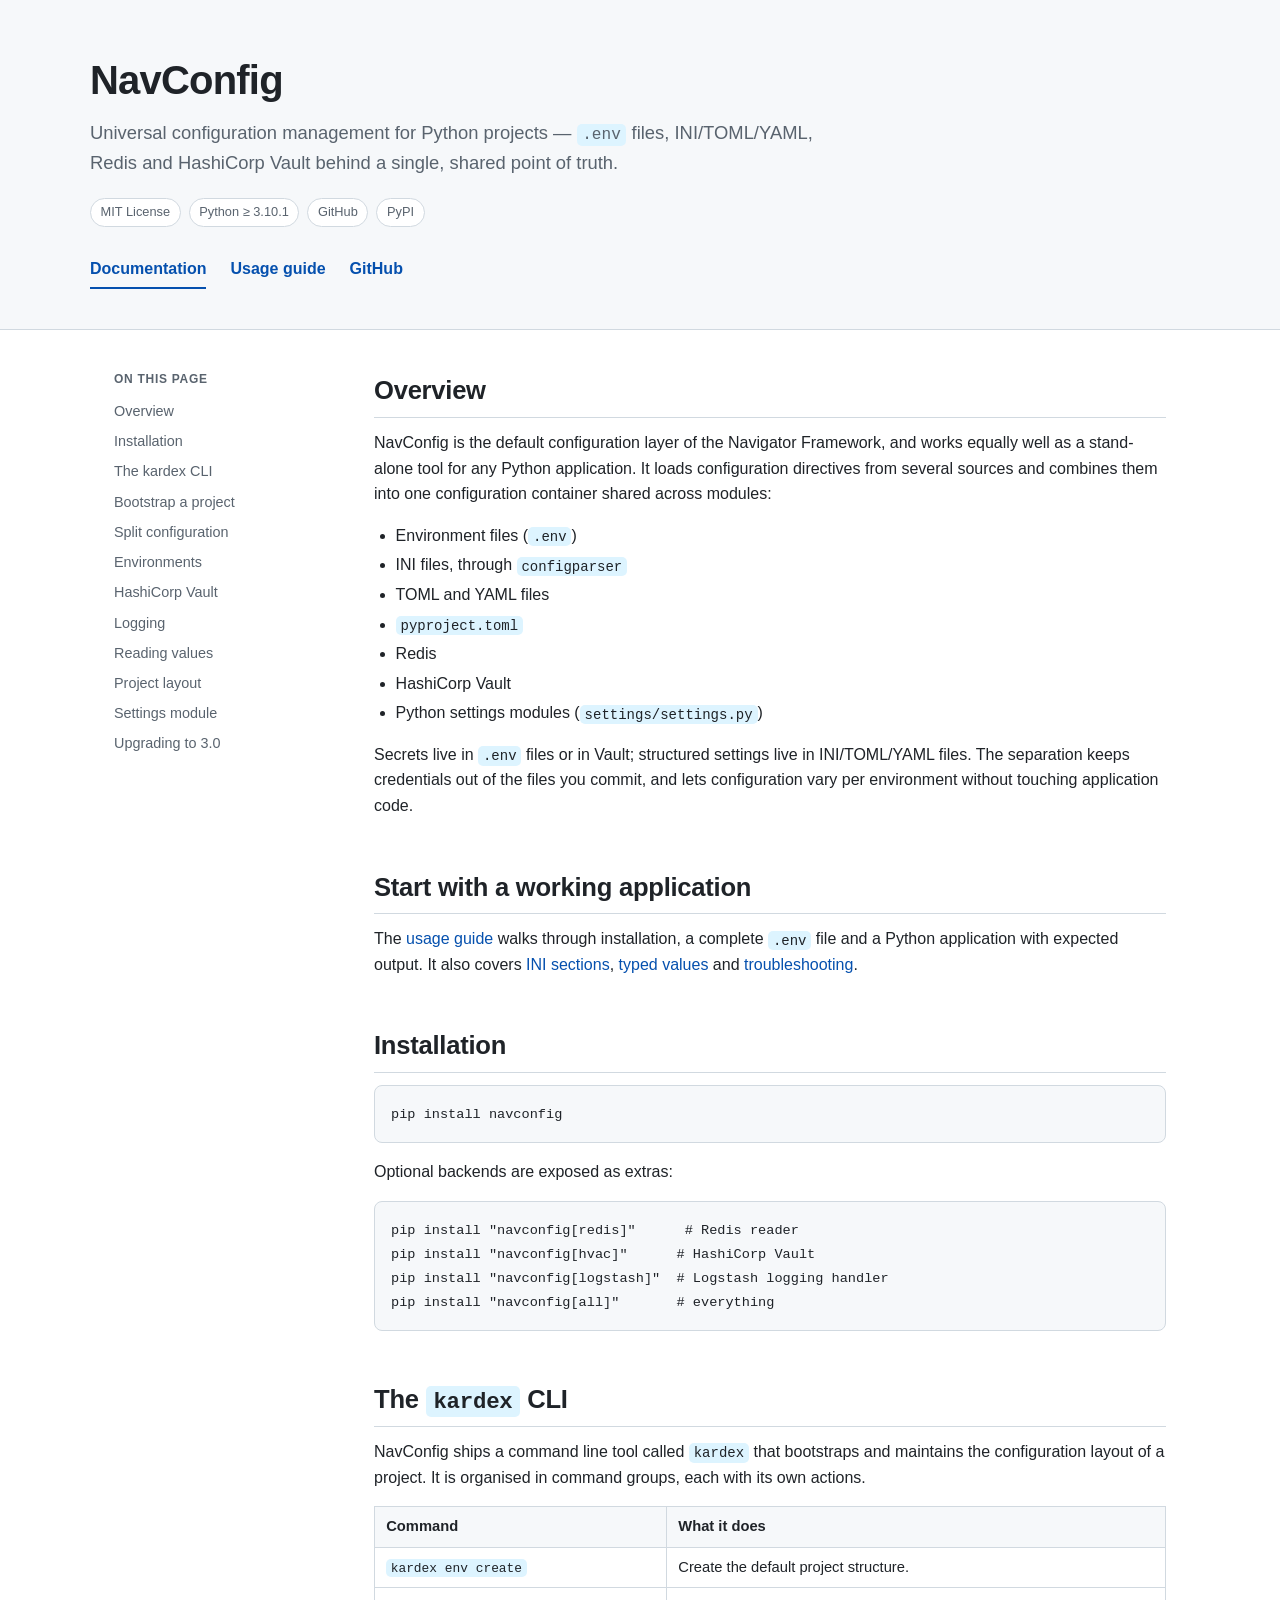
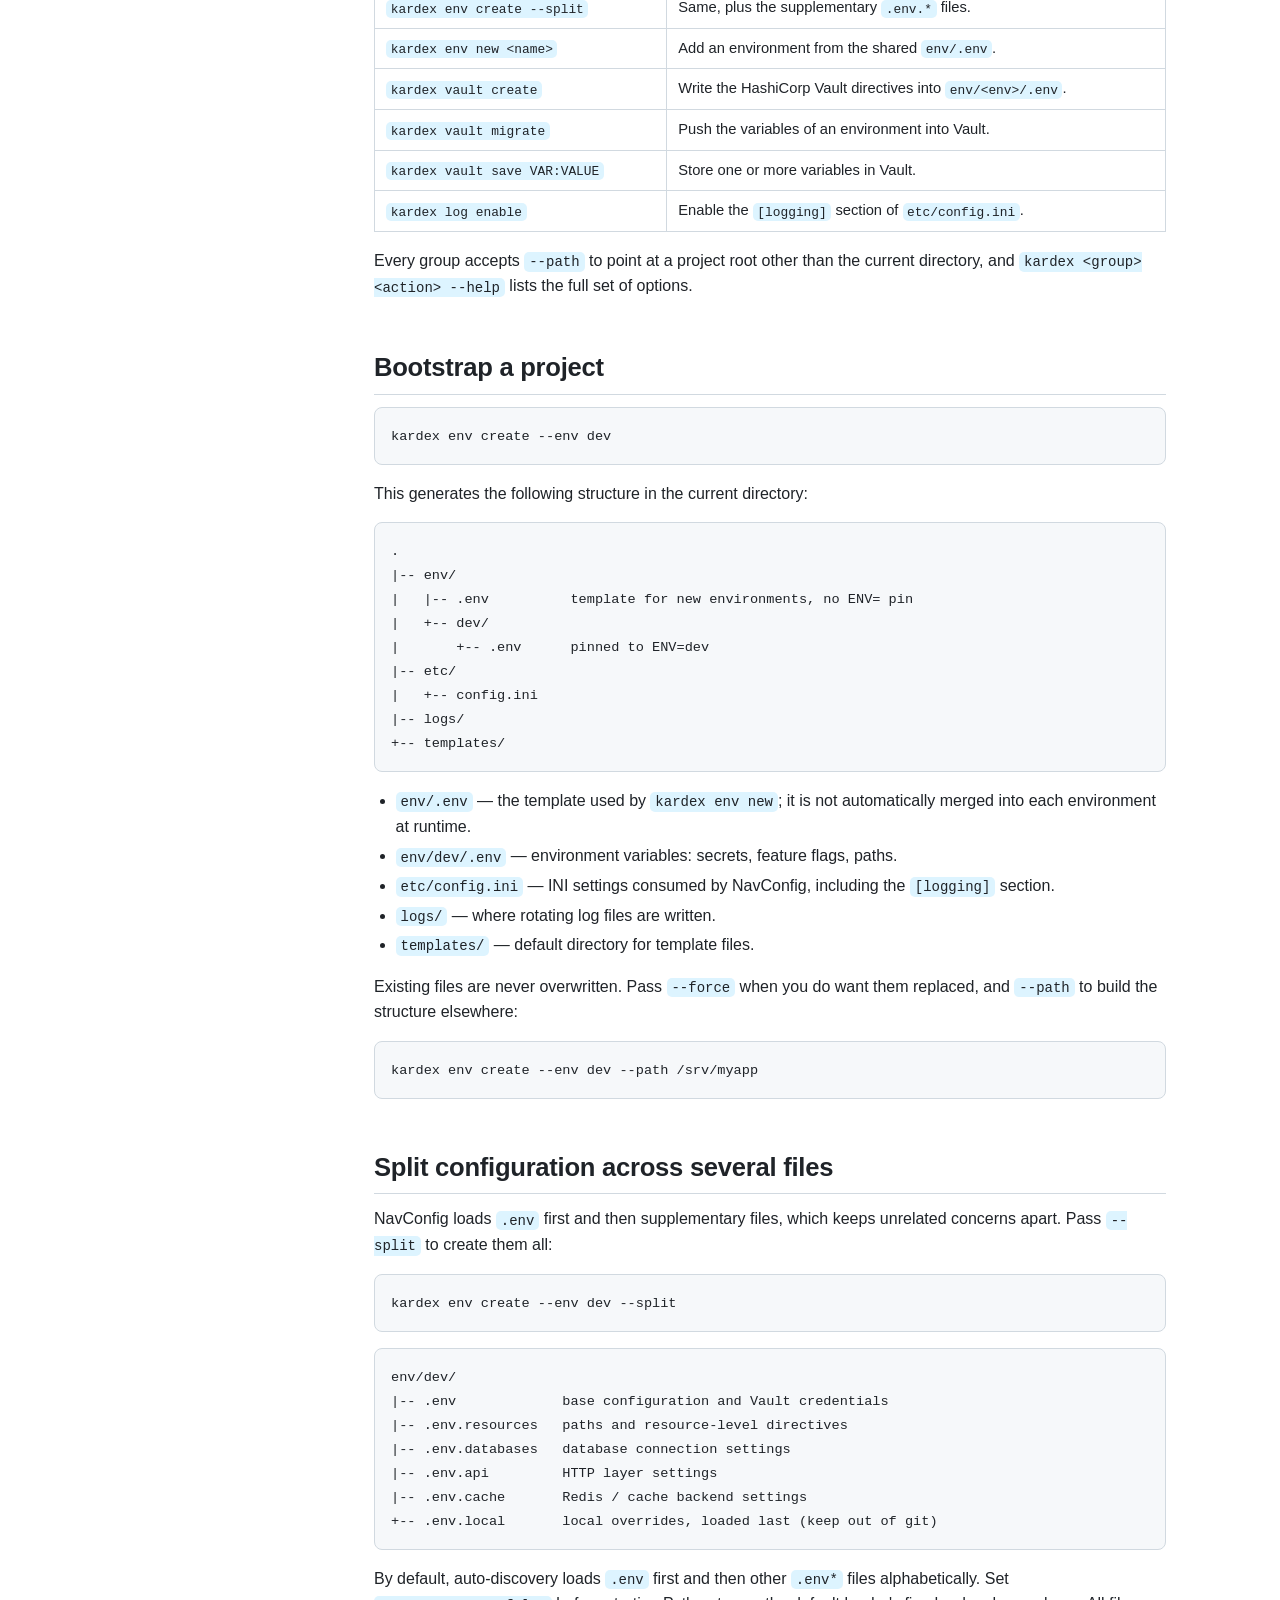
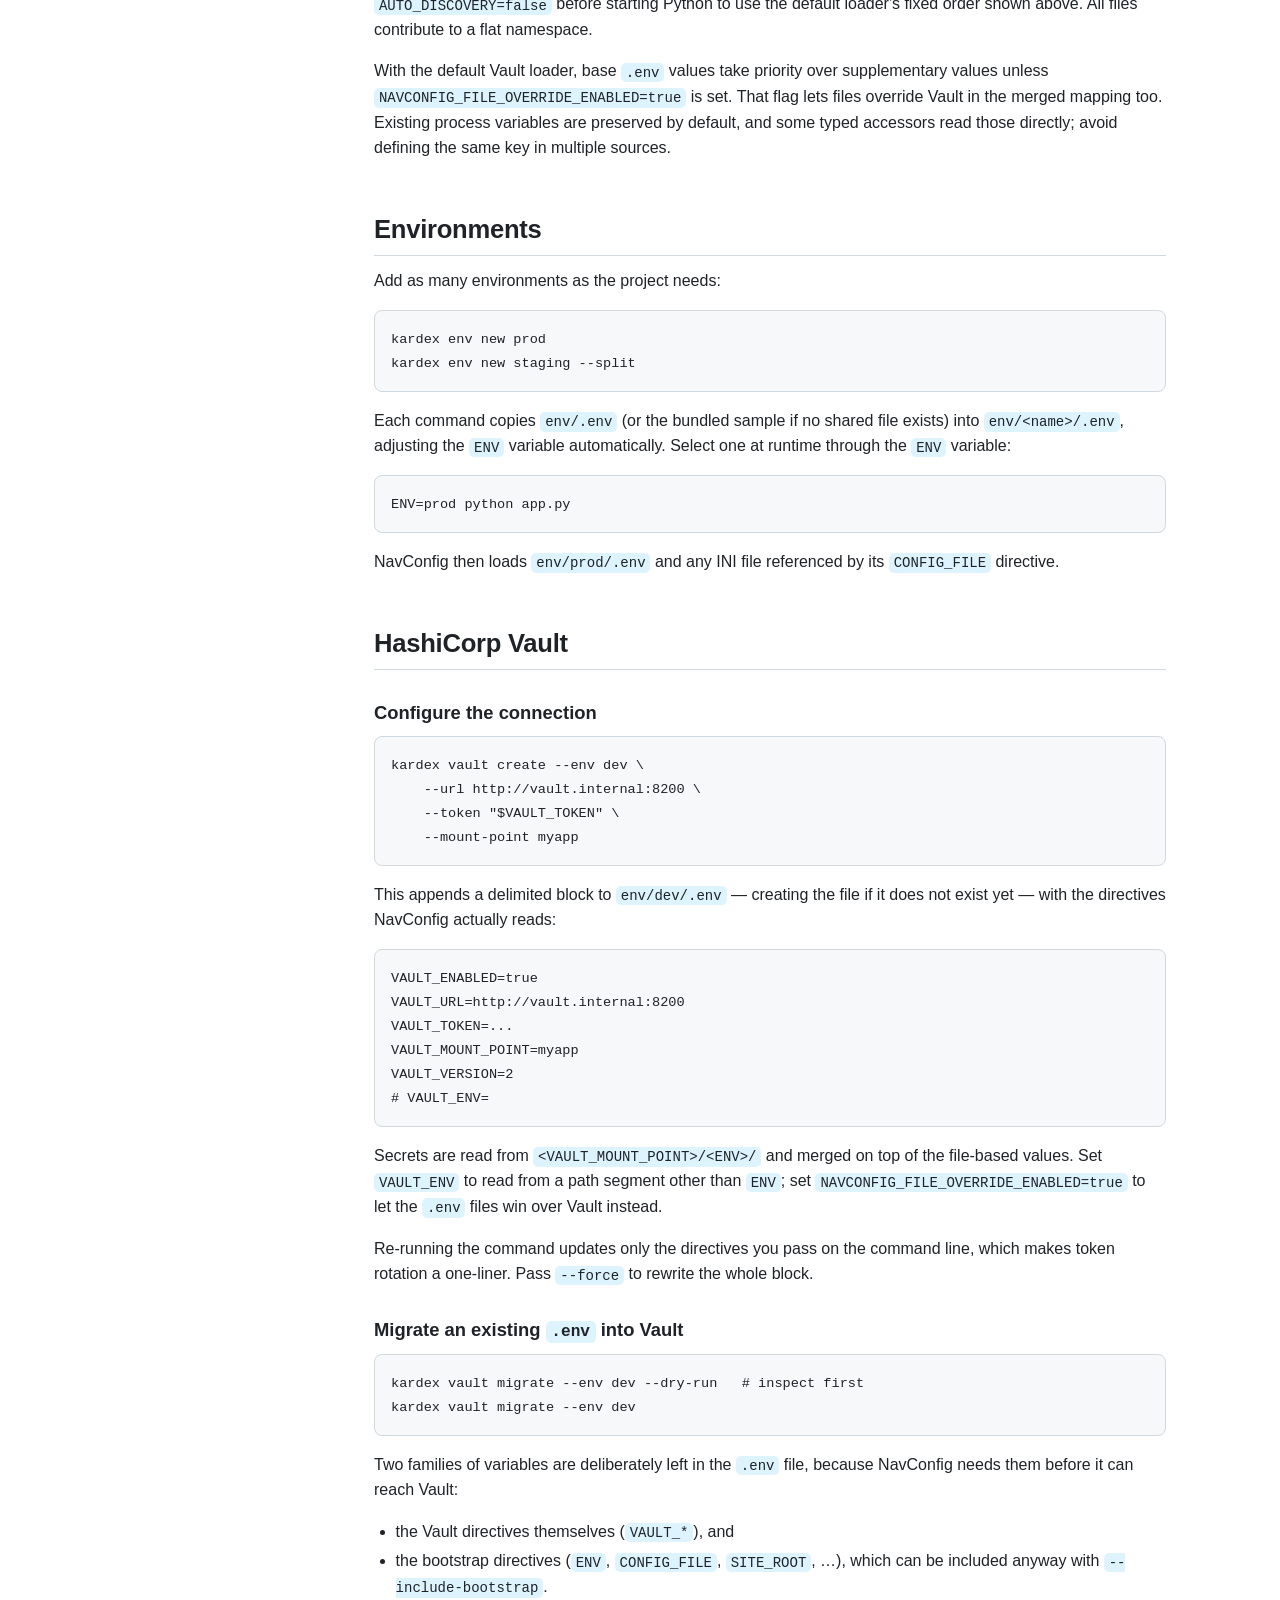
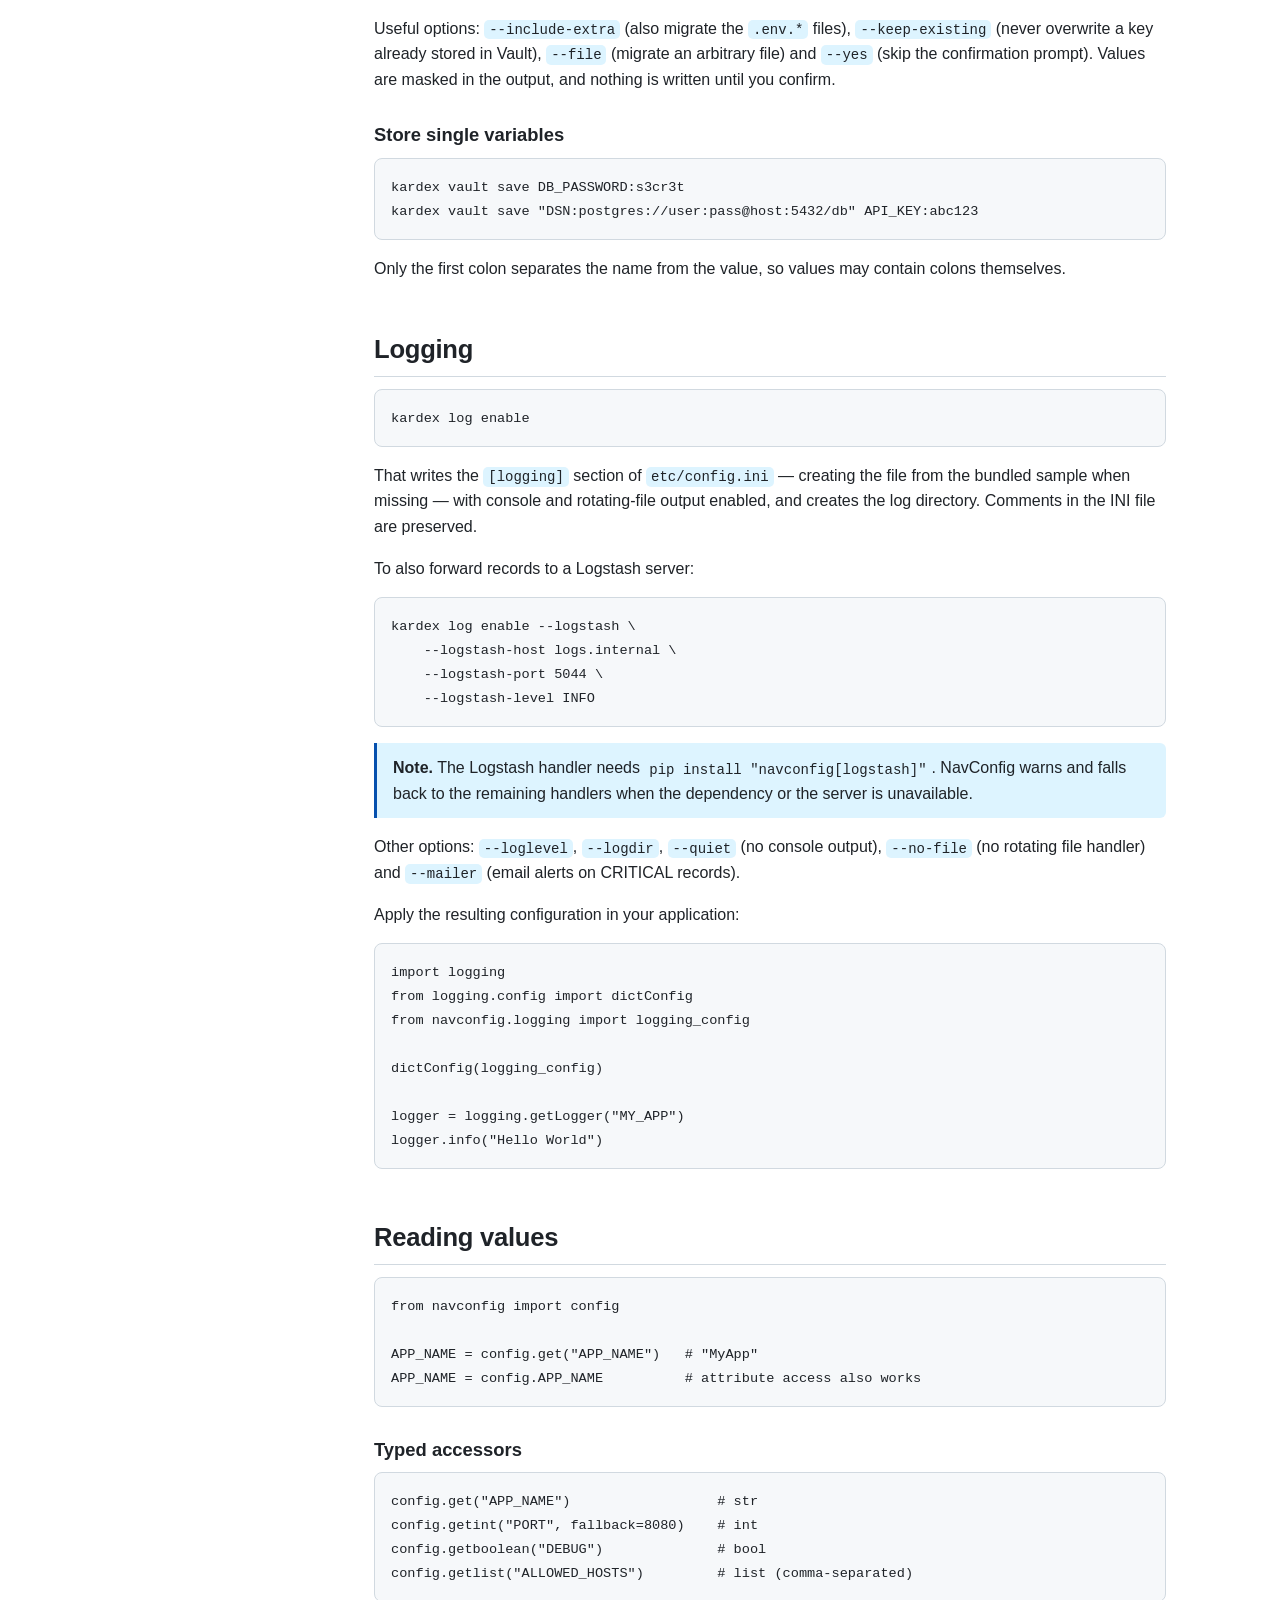
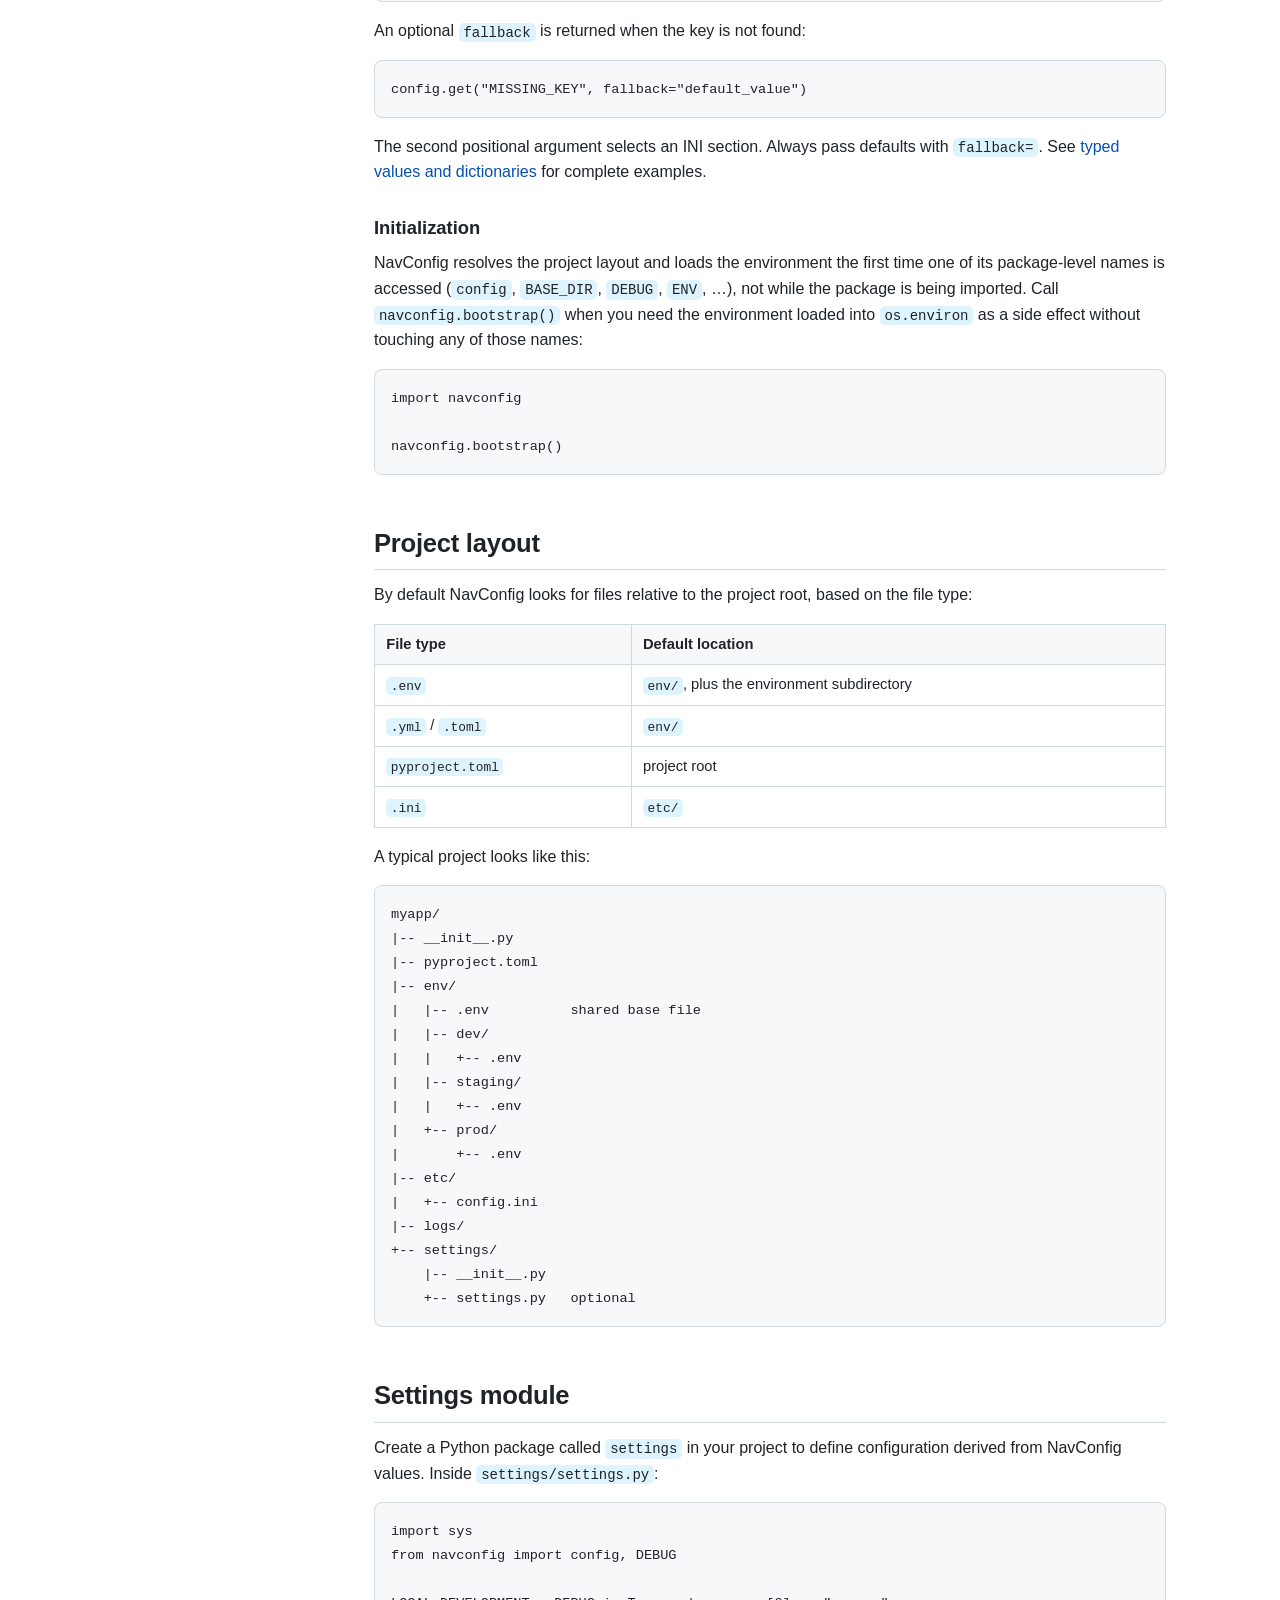
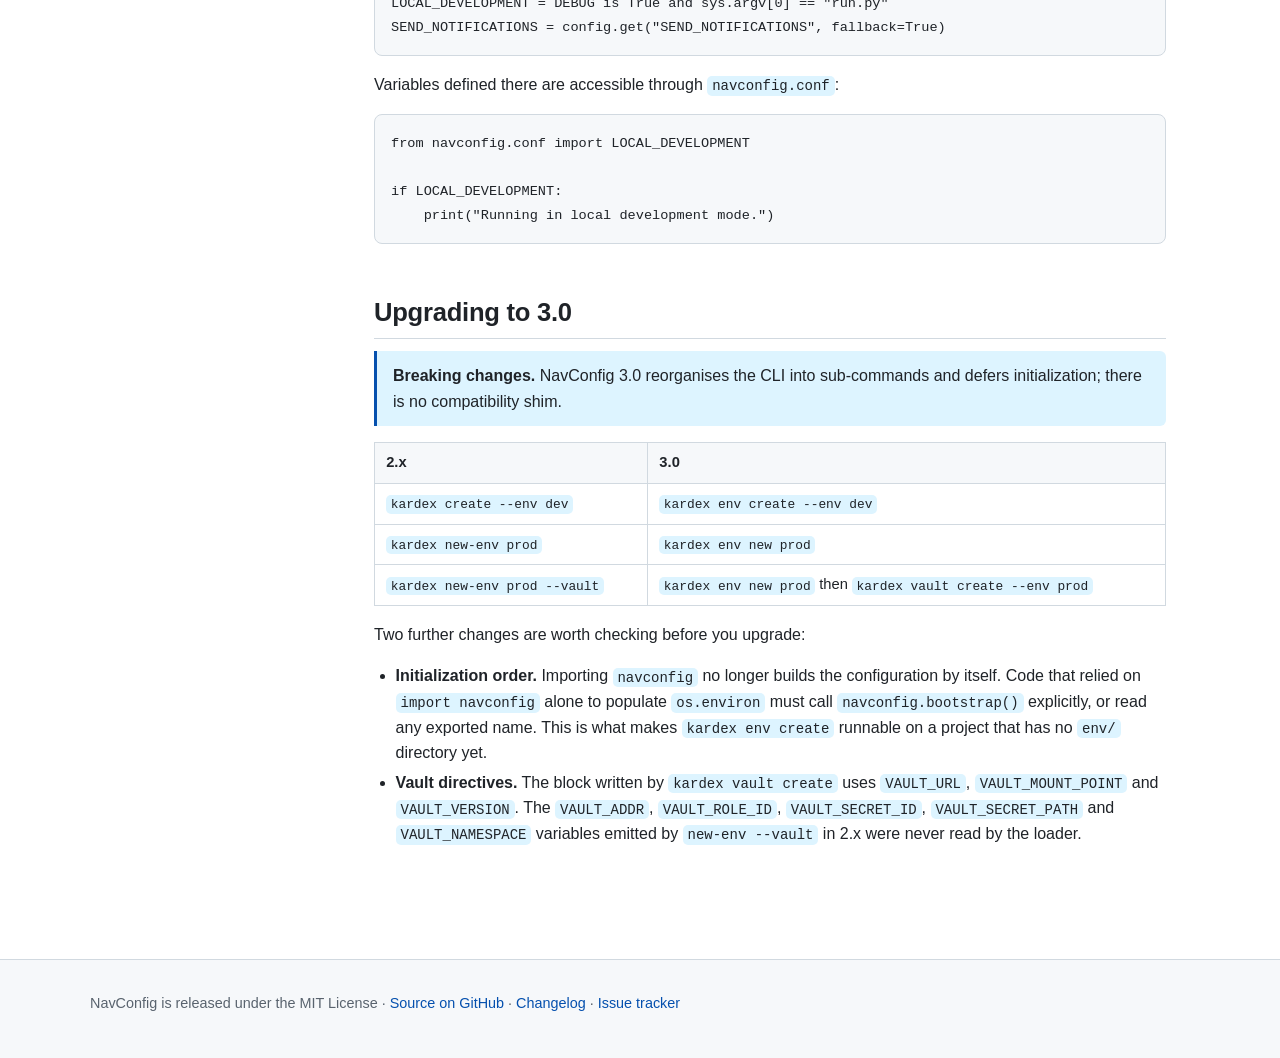
<file: site/index.html>
<!DOCTYPE html>
<html lang="en">
<head>
<meta charset="utf-8">
<meta name="viewport" content="width=device-width, initial-scale=1">
<title>NavConfig &mdash; Universal Configuration Management for Python</title>
<meta name="description" content="NavConfig is a configuration management library for Python projects: .env files, INI/TOML/YAML, Redis and HashiCorp Vault behind a single point of truth.">
<link rel="stylesheet" href="styles.css">
</head>
<body>
<a class="skip-link" href="#main-content">Skip to content</a>

<header class="hero">
  <div class="wrap">
    <h1>NavConfig</h1>
    <p class="tagline">Universal configuration management for Python projects &mdash; <code>.env</code> files,
      INI/TOML/YAML, Redis and HashiCorp Vault behind a single, shared point of truth.</p>
    <div class="badges">
      <span class="badge">MIT License</span>
      <span class="badge">Python &ge; 3.10.1</span>
      <a class="badge" href="https://github.com/phenobarbital/navconfig">GitHub</a>
      <a class="badge" href="https://pypi.org/project/navconfig/">PyPI</a>
    </div>
    <nav class="site-nav" aria-label="Main navigation">
      <a href="index.html" aria-current="page">Documentation</a>
      <a href="usage.html">Usage guide</a>
      <a href="https://github.com/phenobarbital/navconfig">GitHub</a>
    </nav>
  </div>
</header>

<div class="wrap layout">
  <nav class="toc" aria-label="On this page">
    <strong>On this page</strong>
    <ol>
      <li><a href="#overview">Overview</a></li>
      <li><a href="#install">Installation</a></li>
      <li><a href="#cli">The kardex CLI</a></li>
      <li><a href="#bootstrap">Bootstrap a project</a></li>
      <li><a href="#split">Split configuration</a></li>
      <li><a href="#environments">Environments</a></li>
      <li><a href="#vault">HashiCorp Vault</a></li>
      <li><a href="#logging">Logging</a></li>
      <li><a href="#usage">Reading values</a></li>
      <li><a href="#layout">Project layout</a></li>
      <li><a href="#settings">Settings module</a></li>
      <li><a href="#upgrade">Upgrading to 3.0</a></li>
    </ol>
  </nav>

  <main id="main-content">

    <section id="overview">
      <h2>Overview</h2>
      <p>NavConfig is the default configuration layer of the Navigator Framework, and works equally well as a
        stand-alone tool for any Python application. It loads configuration directives from several sources and
        combines them into one configuration container shared across modules:</p>
      <ul>
        <li>Environment files (<code>.env</code>)</li>
        <li>INI files, through <code>configparser</code></li>
        <li>TOML and YAML files</li>
        <li><code>pyproject.toml</code></li>
        <li>Redis</li>
        <li>HashiCorp Vault</li>
        <li>Python settings modules (<code>settings/settings.py</code>)</li>
      </ul>
      <p>Secrets live in <code>.env</code> files or in Vault; structured settings live in INI/TOML/YAML files.
        The separation keeps credentials out of the files you commit, and lets configuration vary per
        environment without touching application code.</p>
    </section>

    <section id="getting-started">
      <h2>Start with a working application</h2>
      <p>The <a href="usage.html#quickstart">usage guide</a> walks through installation, a complete
        <code>.env</code> file and a Python application with expected output. It also covers
        <a href="usage.html#ini">INI sections</a>, <a href="usage.html#typed-values">typed values</a>
        and <a href="usage.html#troubleshooting">troubleshooting</a>.</p>
    </section>

    <section id="install">
      <h2>Installation</h2>
<pre><code>pip install navconfig</code></pre>
      <p>Optional backends are exposed as extras:</p>
<pre><code>pip install "navconfig[redis]"      # Redis reader
pip install "navconfig[hvac]"      # HashiCorp Vault
pip install "navconfig[logstash]"  # Logstash logging handler
pip install "navconfig[all]"       # everything</code></pre>
    </section>

    <section id="cli">
      <h2>The <code>kardex</code> CLI</h2>
      <p>NavConfig ships a command line tool called <code>kardex</code> that bootstraps and maintains the
        configuration layout of a project. It is organised in command groups, each with its own actions.</p>
      <div class="table-scroll">
        <table>
          <thead><tr><th>Command</th><th>What it does</th></tr></thead>
          <tbody>
            <tr><td><code>kardex env create</code></td><td>Create the default project structure.</td></tr>
            <tr><td><code>kardex env create --split</code></td><td>Same, plus the supplementary <code>.env.*</code> files.</td></tr>
            <tr><td><code>kardex env new &lt;name&gt;</code></td><td>Add an environment from the shared <code>env/.env</code>.</td></tr>
            <tr><td><code>kardex vault create</code></td><td>Write the HashiCorp Vault directives into <code>env/&lt;env&gt;/.env</code>.</td></tr>
            <tr><td><code>kardex vault migrate</code></td><td>Push the variables of an environment into Vault.</td></tr>
            <tr><td><code>kardex vault save VAR:VALUE</code></td><td>Store one or more variables in Vault.</td></tr>
            <tr><td><code>kardex log enable</code></td><td>Enable the <code>[logging]</code> section of <code>etc/config.ini</code>.</td></tr>
          </tbody>
        </table>
      </div>
      <p>Every group accepts <code>--path</code> to point at a project root other than the current directory,
        and <code>kardex &lt;group&gt; &lt;action&gt; --help</code> lists the full set of options.</p>
    </section>

    <section id="bootstrap">
      <h2>Bootstrap a project</h2>
<pre><code>kardex env create --env dev</code></pre>
      <p>This generates the following structure in the current directory:</p>
<pre><code>.
|-- env/
|   |-- .env          template for new environments, no ENV= pin
|   +-- dev/
|       +-- .env      pinned to ENV=dev
|-- etc/
|   +-- config.ini
|-- logs/
+-- templates/</code></pre>
      <ul>
        <li><code>env/.env</code> &mdash; the template used by <code>kardex env new</code>; it is not automatically merged into each environment at runtime.</li>
        <li><code>env/dev/.env</code> &mdash; environment variables: secrets, feature flags, paths.</li>
        <li><code>etc/config.ini</code> &mdash; INI settings consumed by NavConfig, including the <code>[logging]</code> section.</li>
        <li><code>logs/</code> &mdash; where rotating log files are written.</li>
        <li><code>templates/</code> &mdash; default directory for template files.</li>
      </ul>
      <p>Existing files are never overwritten. Pass <code>--force</code> when you do want them replaced, and
        <code>--path</code> to build the structure elsewhere:</p>
<pre><code>kardex env create --env dev --path /srv/myapp</code></pre>
    </section>

    <section id="split">
      <h2>Split configuration across several files</h2>
      <p>NavConfig loads <code>.env</code> first and then supplementary files, which keeps unrelated
        concerns apart. Pass <code>--split</code> to create them all:</p>
<pre><code>kardex env create --env dev --split</code></pre>
<pre><code>env/dev/
|-- .env             base configuration and Vault credentials
|-- .env.resources   paths and resource-level directives
|-- .env.databases   database connection settings
|-- .env.api         HTTP layer settings
|-- .env.cache       Redis / cache backend settings
+-- .env.local       local overrides, loaded last (keep out of git)</code></pre>
      <p>By default, auto-discovery loads <code>.env</code> first and then other <code>.env*</code> files
        alphabetically. Set <code>AUTO_DISCOVERY=false</code> before starting Python to use the default
        loader's fixed order shown above. All files contribute to a flat namespace.</p>
      <p>With the default Vault loader, base <code>.env</code> values take priority over supplementary
        values unless <code>NAVCONFIG_FILE_OVERRIDE_ENABLED=true</code> is set. That flag lets files
        override Vault in the merged mapping too. Existing process variables are preserved by default,
        and some typed accessors read those directly; avoid defining the same key in multiple sources.</p>
    </section>

    <section id="environments">
      <h2>Environments</h2>
      <p>Add as many environments as the project needs:</p>
<pre><code>kardex env new prod
kardex env new staging --split</code></pre>
      <p>Each command copies <code>env/.env</code> (or the bundled sample if no shared file exists) into
        <code>env/&lt;name&gt;/.env</code>, adjusting the <code>ENV</code> variable automatically. Select one at
        runtime through the <code>ENV</code> variable:</p>
<pre><code>ENV=prod python app.py</code></pre>
      <p>NavConfig then loads <code>env/prod/.env</code> and any INI file referenced by its
        <code>CONFIG_FILE</code> directive.</p>
    </section>

    <section id="vault">
      <h2>HashiCorp Vault</h2>

      <h3>Configure the connection</h3>
<pre><code>kardex vault create --env dev \
    --url http://vault.internal:8200 \
    --token "$VAULT_TOKEN" \
    --mount-point myapp</code></pre>
      <p>This appends a delimited block to <code>env/dev/.env</code> &mdash; creating the file if it does not
        exist yet &mdash; with the directives NavConfig actually reads:</p>
<pre><code>VAULT_ENABLED=true
VAULT_URL=http://vault.internal:8200
VAULT_TOKEN=...
VAULT_MOUNT_POINT=myapp
VAULT_VERSION=2
# VAULT_ENV=</code></pre>
      <p>Secrets are read from <code>&lt;VAULT_MOUNT_POINT&gt;/&lt;ENV&gt;/</code> and merged on top of the
        file-based values. Set <code>VAULT_ENV</code> to read from a path segment other than <code>ENV</code>;
        set <code>NAVCONFIG_FILE_OVERRIDE_ENABLED=true</code> to let the <code>.env</code> files win over Vault
        instead.</p>
      <p>Re-running the command updates only the directives you pass on the command line, which makes token
        rotation a one-liner. Pass <code>--force</code> to rewrite the whole block.</p>

      <h3>Migrate an existing <code>.env</code> into Vault</h3>
<pre><code>kardex vault migrate --env dev --dry-run   # inspect first
kardex vault migrate --env dev</code></pre>
      <p>Two families of variables are deliberately left in the <code>.env</code> file, because NavConfig needs
        them before it can reach Vault:</p>
      <ul>
        <li>the Vault directives themselves (<code>VAULT_*</code>), and</li>
        <li>the bootstrap directives (<code>ENV</code>, <code>CONFIG_FILE</code>, <code>SITE_ROOT</code>, &hellip;),
          which can be included anyway with <code>--include-bootstrap</code>.</li>
      </ul>
      <p>Useful options: <code>--include-extra</code> (also migrate the <code>.env.*</code> files),
        <code>--keep-existing</code> (never overwrite a key already stored in Vault), <code>--file</code>
        (migrate an arbitrary file) and <code>--yes</code> (skip the confirmation prompt). Values are masked in
        the output, and nothing is written until you confirm.</p>

      <h3>Store single variables</h3>
<pre><code>kardex vault save DB_PASSWORD:s3cr3t
kardex vault save "DSN:postgres://user:pass@host:5432/db" API_KEY:abc123</code></pre>
      <p>Only the first colon separates the name from the value, so values may contain colons themselves.</p>
    </section>

    <section id="logging">
      <h2>Logging</h2>
<pre><code>kardex log enable</code></pre>
      <p>That writes the <code>[logging]</code> section of <code>etc/config.ini</code> &mdash; creating the file
        from the bundled sample when missing &mdash; with console and rotating-file output enabled, and creates
        the log directory. Comments in the INI file are preserved.</p>
      <p>To also forward records to a Logstash server:</p>
<pre><code>kardex log enable --logstash \
    --logstash-host logs.internal \
    --logstash-port 5044 \
    --logstash-level INFO</code></pre>
      <div class="note">
        <p><strong>Note.</strong> The Logstash handler needs <code>pip install "navconfig[logstash]"</code>.
          NavConfig warns and falls back to the remaining handlers when the dependency or the server is
          unavailable.</p>
      </div>
      <p>Other options: <code>--loglevel</code>, <code>--logdir</code>, <code>--quiet</code> (no console
        output), <code>--no-file</code> (no rotating file handler) and <code>--mailer</code> (email alerts on
        CRITICAL records).</p>
      <p>Apply the resulting configuration in your application:</p>
<pre><code>import logging
from logging.config import dictConfig
from navconfig.logging import logging_config

dictConfig(logging_config)

logger = logging.getLogger("MY_APP")
logger.info("Hello World")</code></pre>
    </section>

    <section id="usage">
      <h2>Reading values</h2>
<pre><code>from navconfig import config

APP_NAME = config.get("APP_NAME")   # "MyApp"
APP_NAME = config.APP_NAME          # attribute access also works</code></pre>

      <h3>Typed accessors</h3>
<pre><code>config.get("APP_NAME")                  # str
config.getint("PORT", fallback=8080)    # int
config.getboolean("DEBUG")              # bool
config.getlist("ALLOWED_HOSTS")         # list (comma-separated)</code></pre>
      <p>An optional <code>fallback</code> is returned when the key is not found:</p>
<pre><code>config.get("MISSING_KEY", fallback="default_value")</code></pre>

      <p>The second positional argument selects an INI section. Always pass defaults with
        <code>fallback=</code>. See <a href="usage.html#typed-values">typed values and dictionaries</a>
        for complete examples.</p>

      <h3>Initialization</h3>
      <p>NavConfig resolves the project layout and loads the environment the first time one of its
        package-level names is accessed (<code>config</code>, <code>BASE_DIR</code>, <code>DEBUG</code>,
        <code>ENV</code>, &hellip;), not while the package is being imported. Call
        <code>navconfig.bootstrap()</code> when you need the environment loaded into <code>os.environ</code> as
        a side effect without touching any of those names:</p>
<pre><code>import navconfig

navconfig.bootstrap()</code></pre>
    </section>

    <section id="layout">
      <h2>Project layout</h2>
      <p>By default NavConfig looks for files relative to the project root, based on the file type:</p>
      <div class="table-scroll">
        <table>
          <thead><tr><th>File type</th><th>Default location</th></tr></thead>
          <tbody>
            <tr><td><code>.env</code></td><td><code>env/</code>, plus the environment subdirectory</td></tr>
            <tr><td><code>.yml</code> / <code>.toml</code></td><td><code>env/</code></td></tr>
            <tr><td><code>pyproject.toml</code></td><td>project root</td></tr>
            <tr><td><code>.ini</code></td><td><code>etc/</code></td></tr>
          </tbody>
        </table>
      </div>
      <p>A typical project looks like this:</p>
<pre><code>myapp/
|-- __init__.py
|-- pyproject.toml
|-- env/
|   |-- .env          shared base file
|   |-- dev/
|   |   +-- .env
|   |-- staging/
|   |   +-- .env
|   +-- prod/
|       +-- .env
|-- etc/
|   +-- config.ini
|-- logs/
+-- settings/
    |-- __init__.py
    +-- settings.py   optional</code></pre>
    </section>

    <section id="settings">
      <h2>Settings module</h2>
      <p>Create a Python package called <code>settings</code> in your project to define configuration derived
        from NavConfig values. Inside <code>settings/settings.py</code>:</p>
<pre><code>import sys
from navconfig import config, DEBUG

LOCAL_DEVELOPMENT = DEBUG is True and sys.argv[0] == "run.py"
SEND_NOTIFICATIONS = config.get("SEND_NOTIFICATIONS", fallback=True)</code></pre>
      <p>Variables defined there are accessible through <code>navconfig.conf</code>:</p>
<pre><code>from navconfig.conf import LOCAL_DEVELOPMENT

if LOCAL_DEVELOPMENT:
    print("Running in local development mode.")</code></pre>
    </section>

    <section id="upgrade">
      <h2>Upgrading to 3.0</h2>
      <div class="note">
        <p><strong>Breaking changes.</strong> NavConfig 3.0 reorganises the CLI into sub-commands and defers
          initialization; there is no compatibility shim.</p>
      </div>
      <div class="table-scroll">
        <table>
          <thead><tr><th>2.x</th><th>3.0</th></tr></thead>
          <tbody>
            <tr><td><code>kardex create --env dev</code></td><td><code>kardex env create --env dev</code></td></tr>
            <tr><td><code>kardex new-env prod</code></td><td><code>kardex env new prod</code></td></tr>
            <tr><td><code>kardex new-env prod --vault</code></td><td><code>kardex env new prod</code> then <code>kardex vault create --env prod</code></td></tr>
          </tbody>
        </table>
      </div>
      <p>Two further changes are worth checking before you upgrade:</p>
      <ul>
        <li><strong>Initialization order.</strong> Importing <code>navconfig</code> no longer builds the
          configuration by itself. Code that relied on <code>import navconfig</code> alone to populate
          <code>os.environ</code> must call <code>navconfig.bootstrap()</code> explicitly, or read any exported
          name. This is what makes <code>kardex env create</code> runnable on a project that has no
          <code>env/</code> directory yet.</li>
        <li><strong>Vault directives.</strong> The block written by <code>kardex vault create</code> uses
          <code>VAULT_URL</code>, <code>VAULT_MOUNT_POINT</code> and <code>VAULT_VERSION</code>. The
          <code>VAULT_ADDR</code>, <code>VAULT_ROLE_ID</code>, <code>VAULT_SECRET_ID</code>,
          <code>VAULT_SECRET_PATH</code> and <code>VAULT_NAMESPACE</code> variables emitted by
          <code>new-env --vault</code> in 2.x were never read by the loader.</li>
      </ul>
    </section>

  </main>
</div>

<footer>
  <div class="wrap">
    <p>NavConfig is released under the MIT License &middot;
      <a href="https://github.com/phenobarbital/navconfig">Source on GitHub</a> &middot;
      <a href="https://github.com/phenobarbital/navconfig/blob/main/CHANGELOG.md">Changelog</a> &middot;
      <a href="https://github.com/phenobarbital/navconfig/issues">Issue tracker</a></p>
  </div>
</footer>

</body>
</html>
</file>
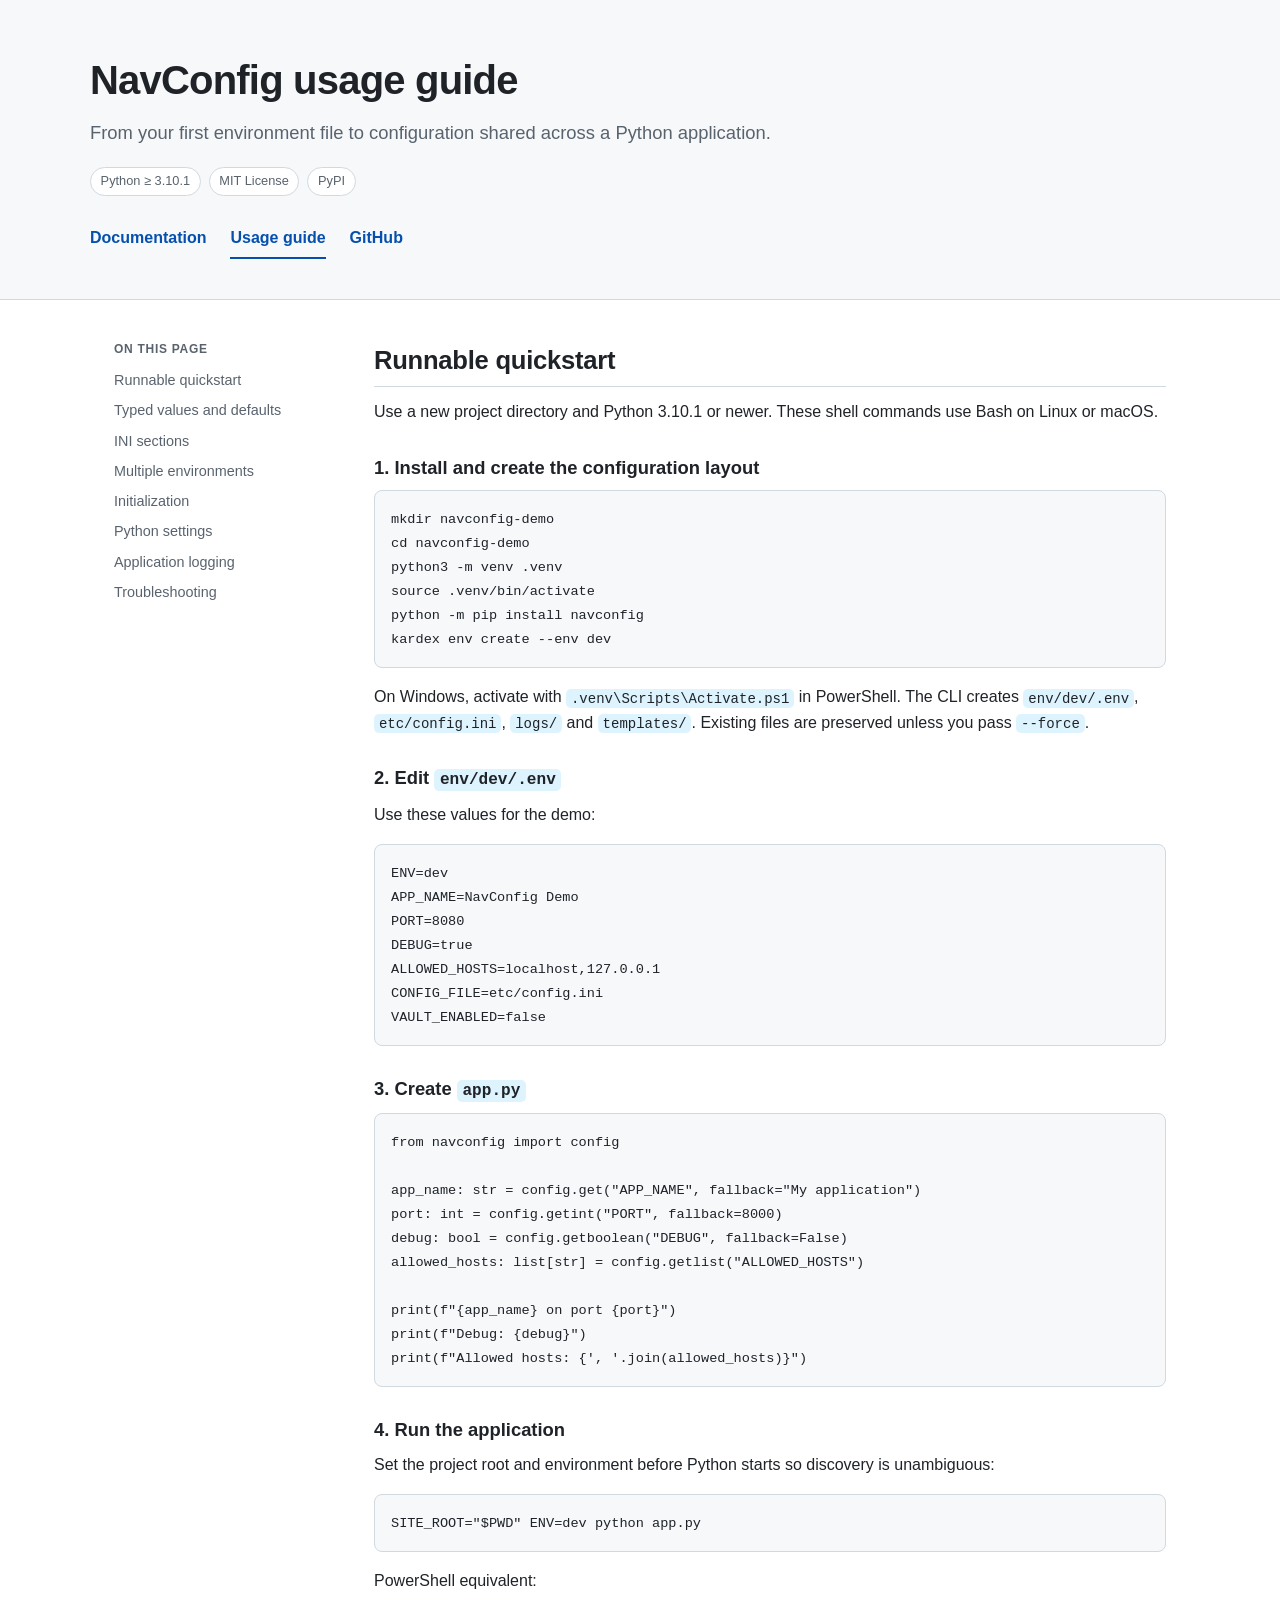
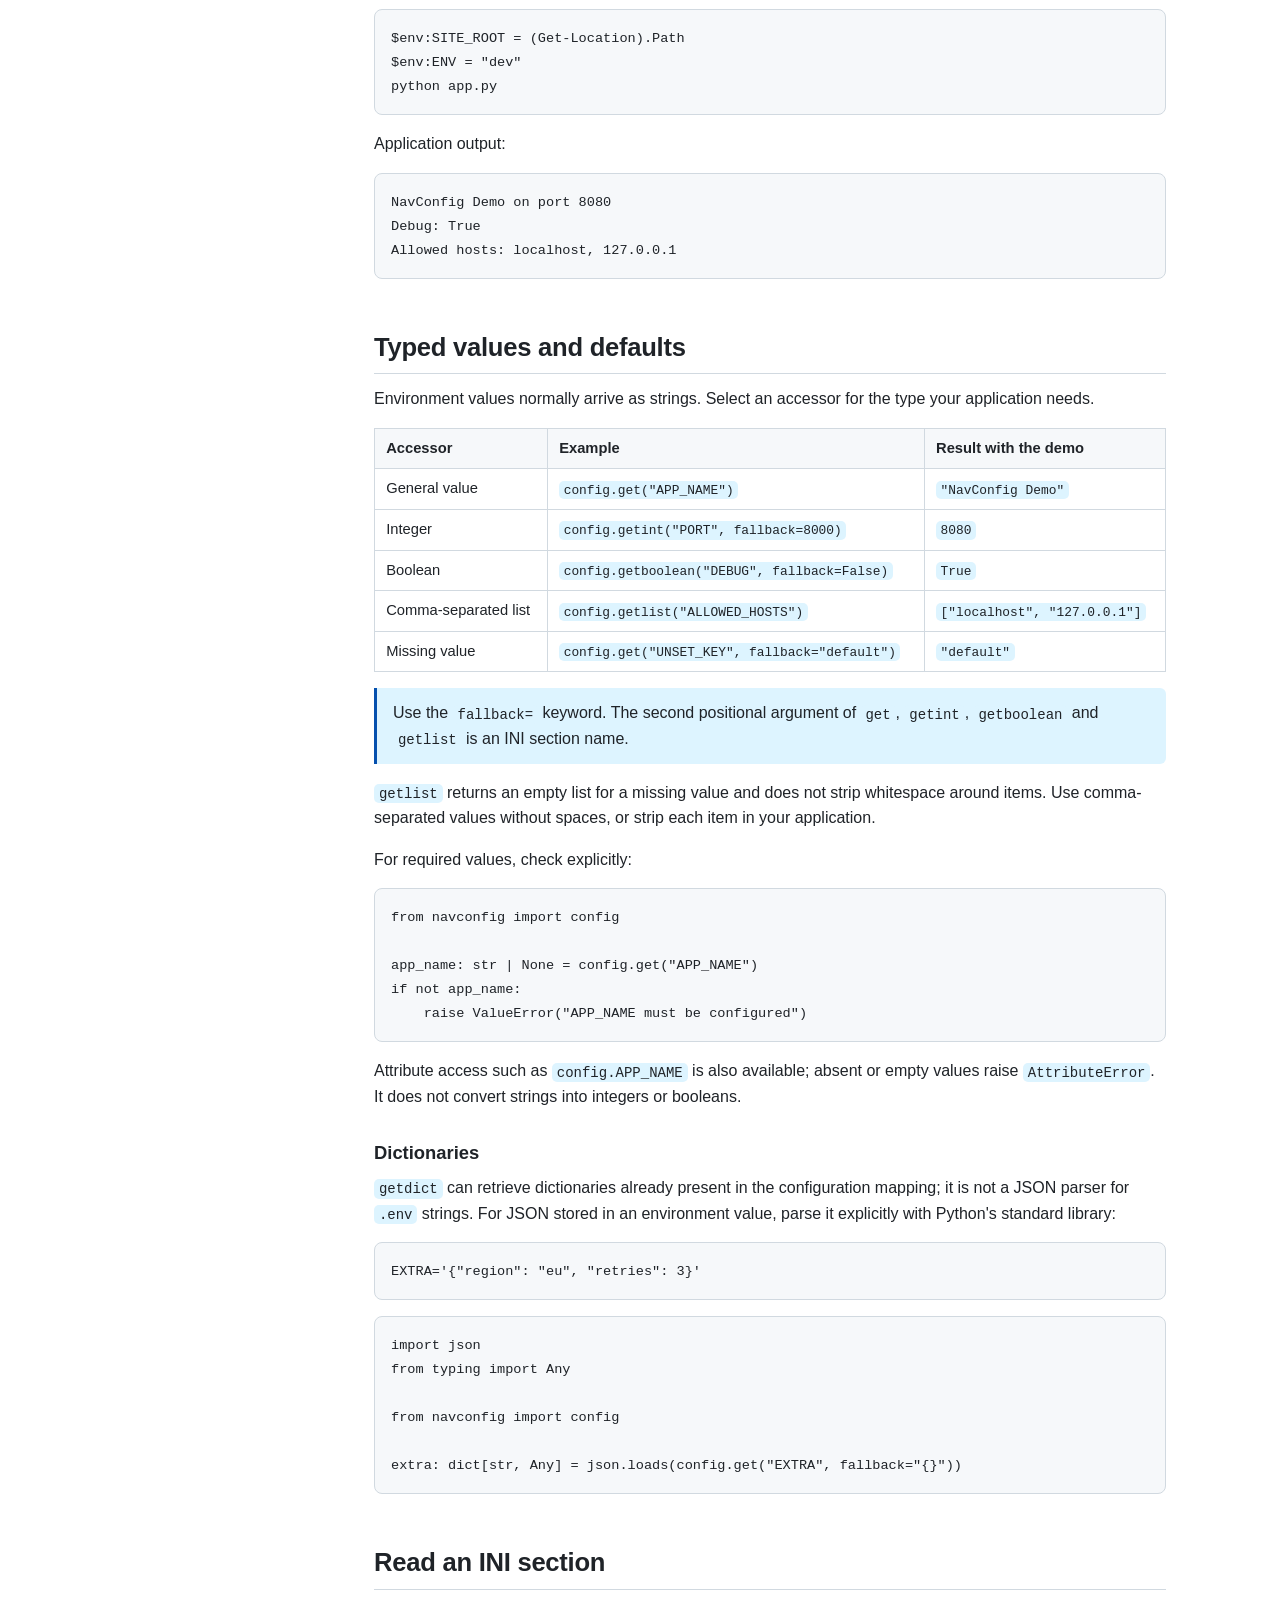
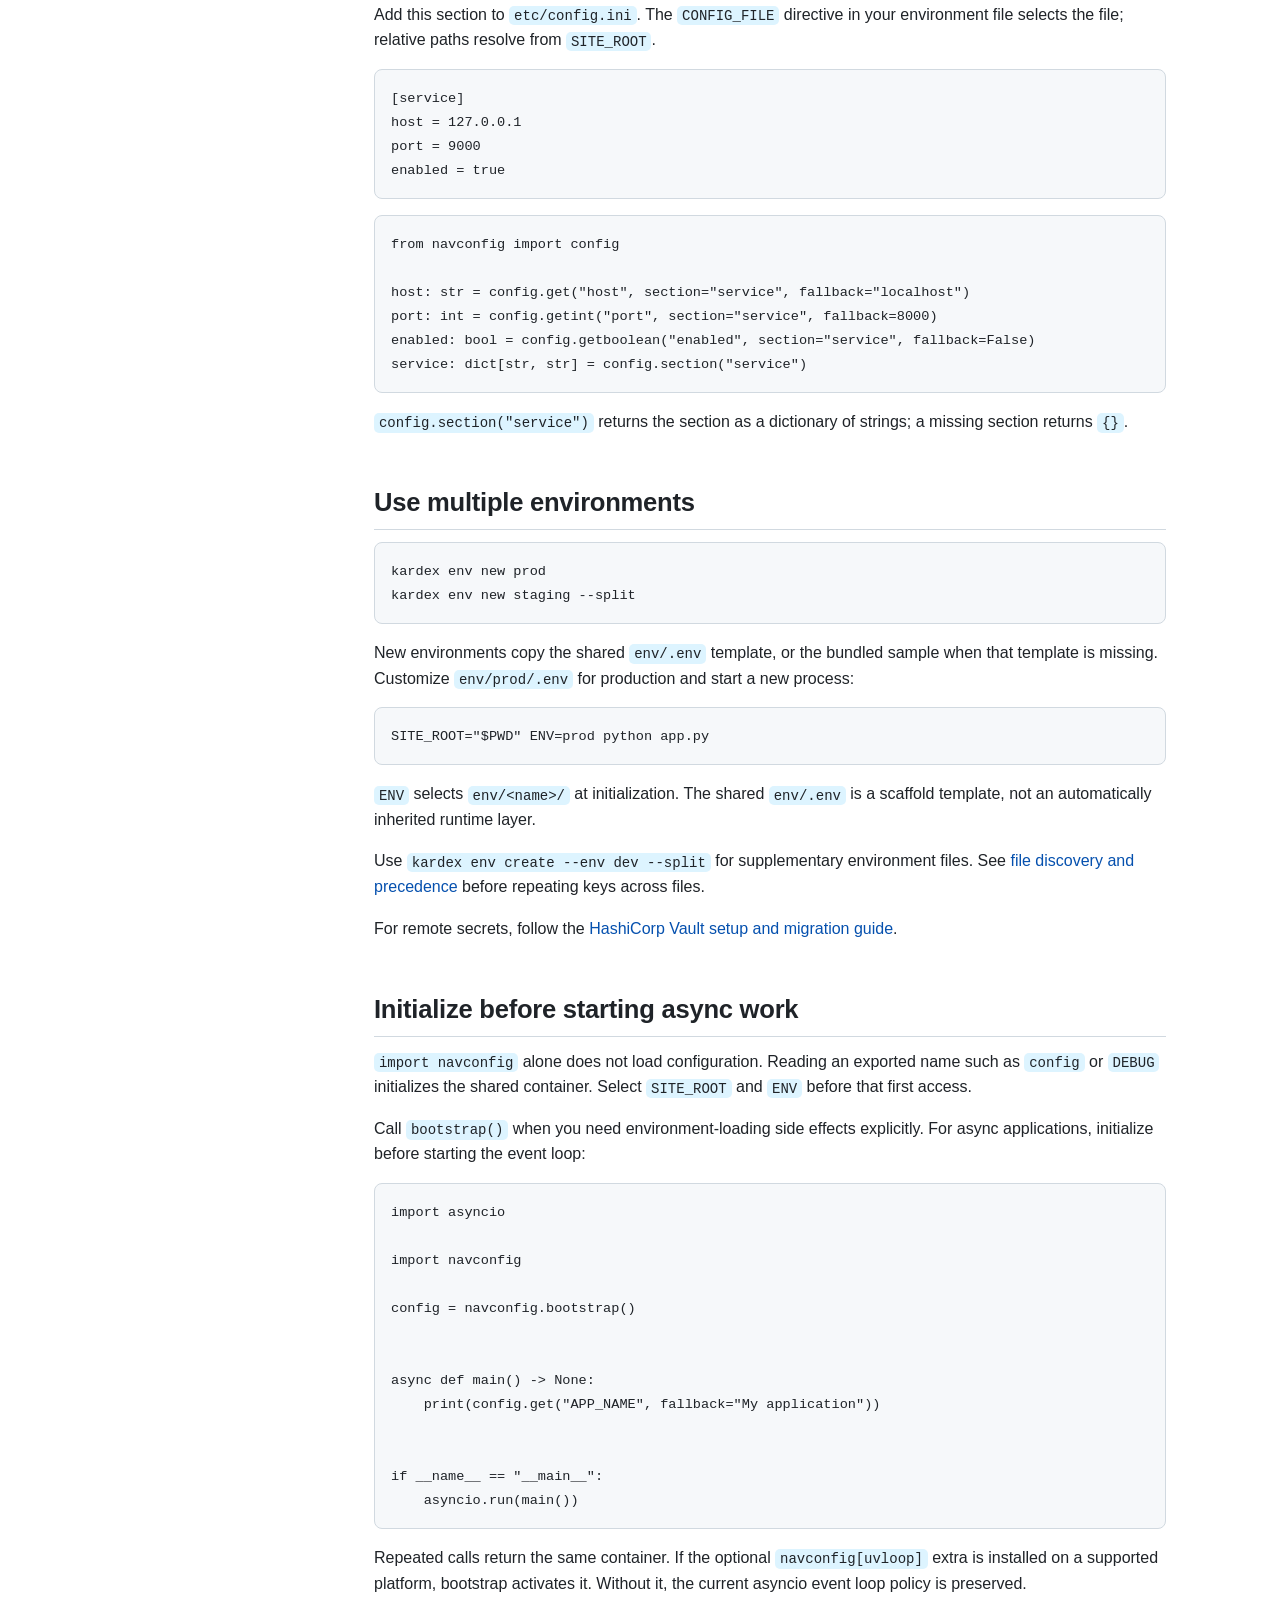
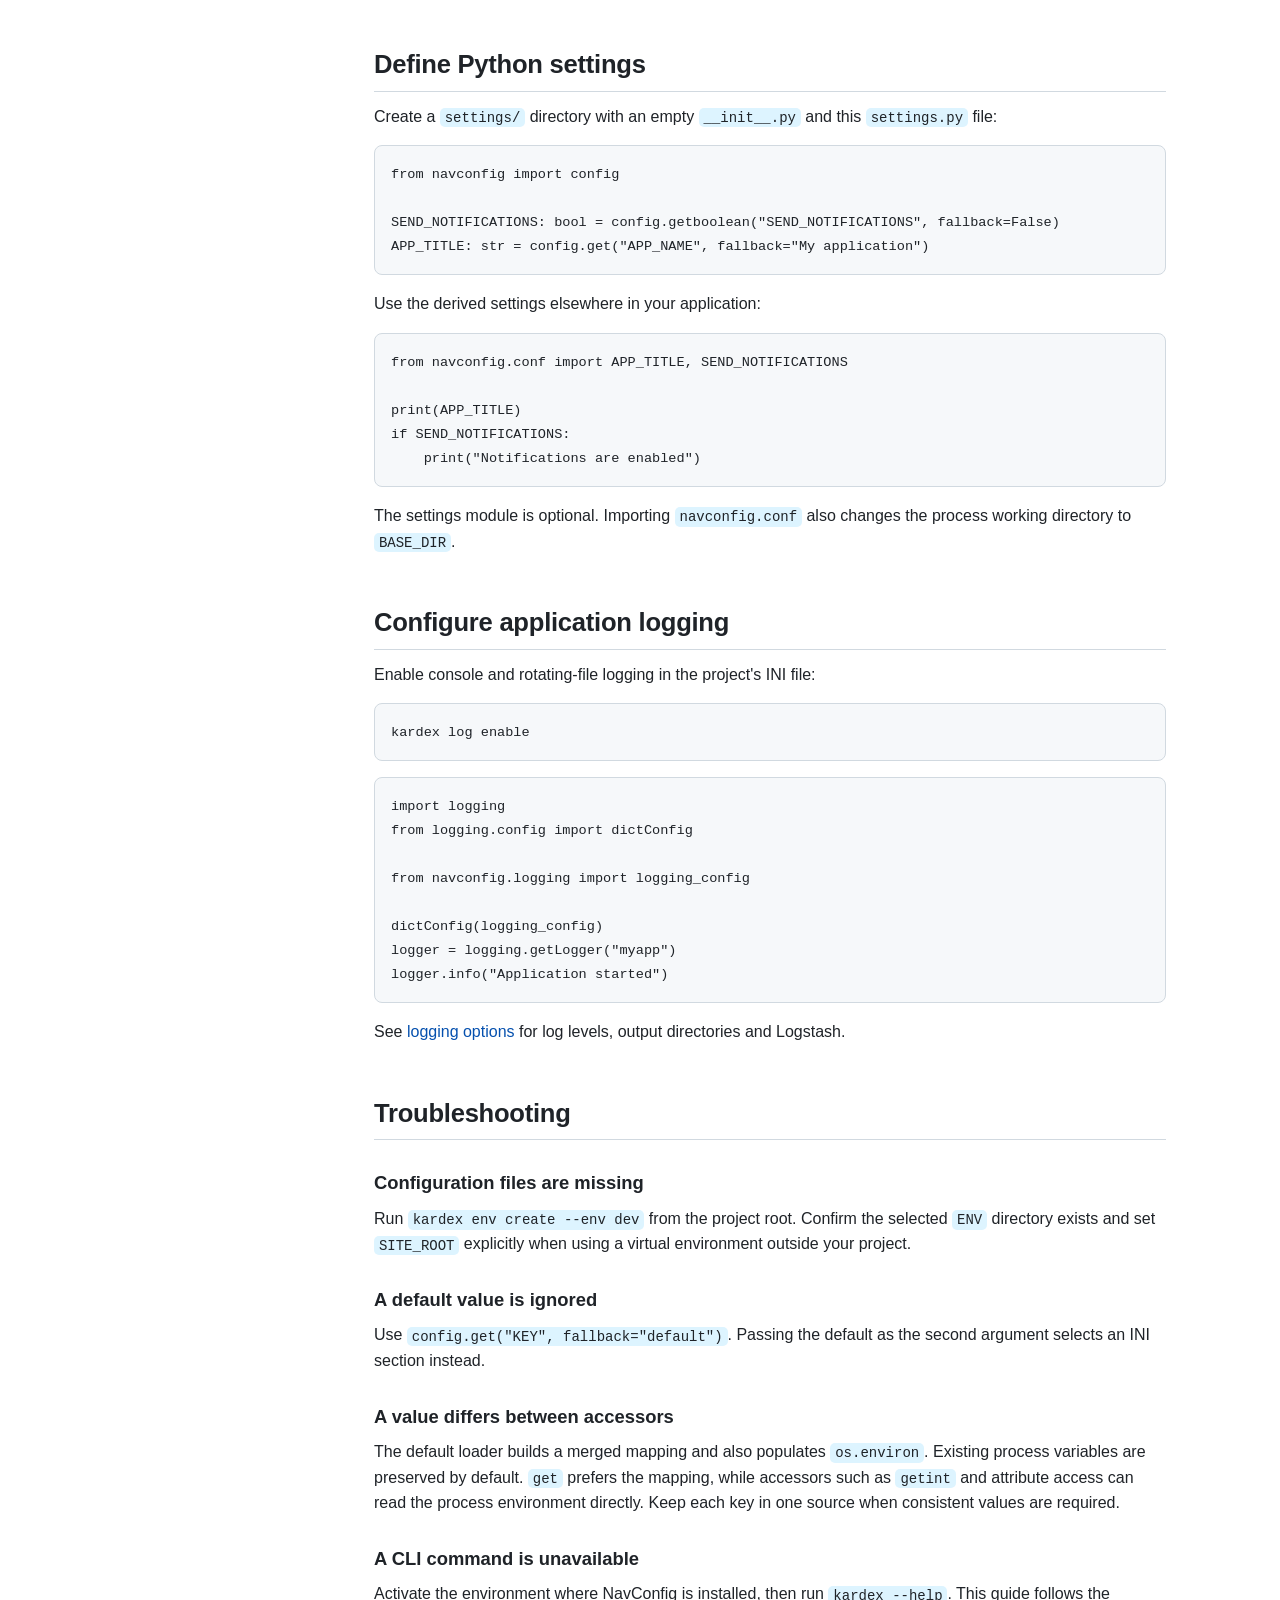
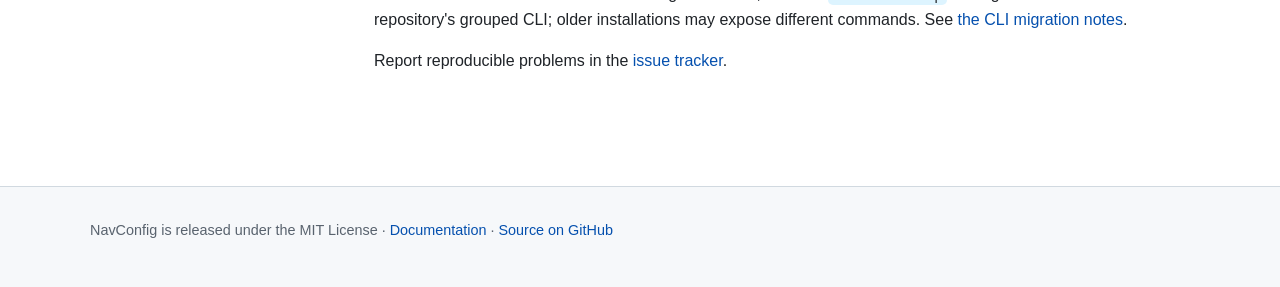
<file: site/usage.html>
<!DOCTYPE html>
<html lang="en">
<head>
  <meta charset="utf-8">
  <meta name="viewport" content="width=device-width, initial-scale=1">
  <title>Usage guide — NavConfig</title>
  <meta name="description" content="Learn NavConfig with a runnable Python quickstart, typed configuration, INI sections, environments, logging and troubleshooting.">
  <link rel="stylesheet" href="styles.css">
</head>
<body>
<a class="skip-link" href="#main-content">Skip to content</a>
<header class="hero">
  <div class="wrap">
    <h1>NavConfig usage guide</h1>
    <p class="tagline">From your first environment file to configuration shared across a Python application.</p>
    <div class="badges">
      <span class="badge">Python &ge; 3.10.1</span>
      <span class="badge">MIT License</span>
      <a class="badge" href="https://pypi.org/project/navconfig/">PyPI</a>
    </div>
    <nav class="site-nav" aria-label="Main navigation">
      <a href="index.html">Documentation</a>
      <a href="usage.html" aria-current="page">Usage guide</a>
      <a href="https://github.com/phenobarbital/navconfig">GitHub</a>
    </nav>
  </div>
</header>
<div class="wrap layout">
  <nav class="toc" aria-label="On this page">
    <strong>On this page</strong>
    <ol>
      <li><a href="#quickstart">Runnable quickstart</a></li>
      <li><a href="#typed-values">Typed values and defaults</a></li>
      <li><a href="#ini">INI sections</a></li>
      <li><a href="#environments">Multiple environments</a></li>
      <li><a href="#initialization">Initialization</a></li>
      <li><a href="#settings">Python settings</a></li>
      <li><a href="#logging">Application logging</a></li>
      <li><a href="#troubleshooting">Troubleshooting</a></li>
    </ol>
  </nav>
  <main id="main-content">
    <section id="quickstart">
      <h2>Runnable quickstart</h2>
      <p>Use a new project directory and Python 3.10.1 or newer. These shell commands use Bash on Linux or macOS.</p>
      <h3>1. Install and create the configuration layout</h3>
<pre><code class="language-bash">mkdir navconfig-demo
cd navconfig-demo
python3 -m venv .venv
source .venv/bin/activate
python -m pip install navconfig
kardex env create --env dev</code></pre>
      <p>On Windows, activate with <code>.venv\Scripts\Activate.ps1</code> in PowerShell.
        The CLI creates <code>env/dev/.env</code>, <code>etc/config.ini</code>, <code>logs/</code>
        and <code>templates/</code>. Existing files are preserved unless you pass <code>--force</code>.</p>
      <h3>2. Edit <code>env/dev/.env</code></h3>
      <p>Use these values for the demo:</p>
<pre><code class="language-ini" data-example="environment">ENV=dev
APP_NAME=NavConfig Demo
PORT=8080
DEBUG=true
ALLOWED_HOSTS=localhost,127.0.0.1
CONFIG_FILE=etc/config.ini
VAULT_ENABLED=false</code></pre>
      <h3>3. Create <code>app.py</code></h3>
<pre><code class="language-python" data-example="app">from navconfig import config

app_name: str = config.get("APP_NAME", fallback="My application")
port: int = config.getint("PORT", fallback=8000)
debug: bool = config.getboolean("DEBUG", fallback=False)
allowed_hosts: list[str] = config.getlist("ALLOWED_HOSTS")

print(f"{app_name} on port {port}")
print(f"Debug: {debug}")
print(f"Allowed hosts: {', '.join(allowed_hosts)}")</code></pre>
      <h3>4. Run the application</h3>
      <p>Set the project root and environment before Python starts so discovery is unambiguous:</p>
<pre><code class="language-bash">SITE_ROOT="$PWD" ENV=dev python app.py</code></pre>
      <p>PowerShell equivalent:</p>
<pre><code class="language-powershell">$env:SITE_ROOT = (Get-Location).Path
$env:ENV = "dev"
python app.py</code></pre>
      <p>Application output:</p>
<pre><code data-example="output">NavConfig Demo on port 8080
Debug: True
Allowed hosts: localhost, 127.0.0.1</code></pre>
    </section>

    <section id="typed-values">
      <h2>Typed values and defaults</h2>
      <p>Environment values normally arrive as strings. Select an accessor for the type your application needs.</p>
      <div class="table-scroll">
        <table>
          <thead><tr><th scope="col">Accessor</th><th scope="col">Example</th><th scope="col">Result with the demo</th></tr></thead>
          <tbody>
            <tr><td>General value</td><td><code>config.get("APP_NAME")</code></td><td><code>"NavConfig Demo"</code></td></tr>
            <tr><td>Integer</td><td><code>config.getint("PORT", fallback=8000)</code></td><td><code>8080</code></td></tr>
            <tr><td>Boolean</td><td><code>config.getboolean("DEBUG", fallback=False)</code></td><td><code>True</code></td></tr>
            <tr><td>Comma-separated list</td><td><code>config.getlist("ALLOWED_HOSTS")</code></td><td><code>["localhost", "127.0.0.1"]</code></td></tr>
            <tr><td>Missing value</td><td><code>config.get("UNSET_KEY", fallback="default")</code></td><td><code>"default"</code></td></tr>
          </tbody>
        </table>
      </div>
      <div class="note">
        <p>Use the <code>fallback=</code> keyword. The second positional argument of <code>get</code>,
          <code>getint</code>, <code>getboolean</code> and <code>getlist</code> is an INI section name.</p>
      </div>
      <p><code>getlist</code> returns an empty list for a missing value and does not strip whitespace
        around items. Use comma-separated values without spaces, or strip each item in your application.</p>
      <p>For required values, check explicitly:</p>
<pre><code class="language-python">from navconfig import config

app_name: str | None = config.get("APP_NAME")
if not app_name:
    raise ValueError("APP_NAME must be configured")</code></pre>
      <p>Attribute access such as <code>config.APP_NAME</code> is also available; absent or empty values
        raise <code>AttributeError</code>. It does not convert strings into integers or booleans.</p>
      <h3>Dictionaries</h3>
      <p><code>getdict</code> can retrieve dictionaries already present in the configuration mapping;
        it is not a JSON parser for <code>.env</code> strings. For JSON stored in an environment value,
        parse it explicitly with Python's standard library:</p>
<pre><code class="language-ini">EXTRA='{"region": "eu", "retries": 3}'</code></pre>
<pre><code class="language-python">import json
from typing import Any

from navconfig import config

extra: dict[str, Any] = json.loads(config.get("EXTRA", fallback="{}"))</code></pre>
    </section>

    <section id="ini">
      <h2>Read an INI section</h2>
      <p>Add this section to <code>etc/config.ini</code>. The <code>CONFIG_FILE</code> directive in
        your environment file selects the file; relative paths resolve from <code>SITE_ROOT</code>.</p>
<pre><code class="language-ini" data-example="ini">[service]
host = 127.0.0.1
port = 9000
enabled = true</code></pre>
<pre><code class="language-python" data-example="ini-app">from navconfig import config

host: str = config.get("host", section="service", fallback="localhost")
port: int = config.getint("port", section="service", fallback=8000)
enabled: bool = config.getboolean("enabled", section="service", fallback=False)
service: dict[str, str] = config.section("service")</code></pre>
      <p><code>config.section("service")</code> returns the section as a dictionary of strings;
        a missing section returns <code>{}</code>.</p>
    </section>

    <section id="environments">
      <h2>Use multiple environments</h2>
<pre><code class="language-bash">kardex env new prod
kardex env new staging --split</code></pre>
      <p>New environments copy the shared <code>env/.env</code> template, or the bundled sample when
        that template is missing. Customize <code>env/prod/.env</code> for production and start a new process:</p>
<pre><code class="language-bash">SITE_ROOT="$PWD" ENV=prod python app.py</code></pre>
      <p><code>ENV</code> selects <code>env/&lt;name&gt;/</code> at initialization. The shared
        <code>env/.env</code> is a scaffold template, not an automatically inherited runtime layer.</p>
      <p>Use <code>kardex env create --env dev --split</code> for supplementary environment files.
        See <a href="index.html#split">file discovery and precedence</a> before repeating keys across files.</p>
      <p>For remote secrets, follow the <a href="index.html#vault">HashiCorp Vault setup and migration guide</a>.</p>
    </section>

    <section id="initialization">
      <h2>Initialize before starting async work</h2>
      <p><code>import navconfig</code> alone does not load configuration. Reading an exported name such as
        <code>config</code> or <code>DEBUG</code> initializes the shared container. Select
        <code>SITE_ROOT</code> and <code>ENV</code> before that first access.</p>
      <p>Call <code>bootstrap()</code> when you need environment-loading side effects explicitly.
        For async applications, initialize before starting the event loop:</p>
<pre><code class="language-python">import asyncio

import navconfig

config = navconfig.bootstrap()


async def main() -> None:
    print(config.get("APP_NAME", fallback="My application"))


if __name__ == "__main__":
    asyncio.run(main())</code></pre>
      <p>Repeated calls return the same container. If the optional <code>navconfig[uvloop]</code>
        extra is installed on a supported platform, bootstrap activates it. Without it, the current
        asyncio event loop policy is preserved.</p>
    </section>

    <section id="settings">
      <h2>Define Python settings</h2>
      <p>Create a <code>settings/</code> directory with an empty <code>__init__.py</code> and this
        <code>settings.py</code> file:</p>
<pre><code class="language-python">from navconfig import config

SEND_NOTIFICATIONS: bool = config.getboolean("SEND_NOTIFICATIONS", fallback=False)
APP_TITLE: str = config.get("APP_NAME", fallback="My application")</code></pre>
      <p>Use the derived settings elsewhere in your application:</p>
<pre><code class="language-python">from navconfig.conf import APP_TITLE, SEND_NOTIFICATIONS

print(APP_TITLE)
if SEND_NOTIFICATIONS:
    print("Notifications are enabled")</code></pre>
      <p>The settings module is optional. Importing <code>navconfig.conf</code> also changes the process
        working directory to <code>BASE_DIR</code>.</p>
    </section>

    <section id="logging">
      <h2>Configure application logging</h2>
      <p>Enable console and rotating-file logging in the project's INI file:</p>
<pre><code class="language-bash">kardex log enable</code></pre>
<pre><code class="language-python">import logging
from logging.config import dictConfig

from navconfig.logging import logging_config

dictConfig(logging_config)
logger = logging.getLogger("myapp")
logger.info("Application started")</code></pre>
      <p>See <a href="index.html#logging">logging options</a> for log levels, output directories and Logstash.</p>
    </section>

    <section id="troubleshooting">
      <h2>Troubleshooting</h2>
      <h3>Configuration files are missing</h3>
      <p>Run <code>kardex env create --env dev</code> from the project root. Confirm the selected
        <code>ENV</code> directory exists and set <code>SITE_ROOT</code> explicitly when using a
        virtual environment outside your project.</p>
      <h3>A default value is ignored</h3>
      <p>Use <code>config.get("KEY", fallback="default")</code>. Passing the default as the second
        argument selects an INI section instead.</p>
      <h3>A value differs between accessors</h3>
      <p>The default loader builds a merged mapping and also populates <code>os.environ</code>.
        Existing process variables are preserved by default. <code>get</code> prefers the mapping,
        while accessors such as <code>getint</code> and attribute access can read the process
        environment directly. Keep each key in one source when consistent values are required.</p>
      <h3>A CLI command is unavailable</h3>
      <p>Activate the environment where NavConfig is installed, then run <code>kardex --help</code>.
        This guide follows the repository's grouped CLI; older installations may expose different
        commands. See <a href="index.html#upgrade">the CLI migration notes</a>.</p>
      <p>Report reproducible problems in the <a href="https://github.com/phenobarbital/navconfig/issues">issue tracker</a>.</p>
    </section>
  </main>
</div>
<footer>
  <div class="wrap">
    <p>NavConfig is released under the MIT License &middot;
      <a href="index.html">Documentation</a> &middot;
      <a href="https://github.com/phenobarbital/navconfig">Source on GitHub</a></p>
  </div>
</footer>
</body>
</html>
</file>
<file: site/styles.css>
:root {
    --bg: #ffffff;
    --bg-soft: #f6f8fa;
    --bg-code: #f6f8fa;
    --fg: #1f2328;
    --fg-muted: #59636e;
    --border: #d1d9e0;
    --accent: #0550ae;
    --accent-soft: #ddf4ff;
    --mono: ui-monospace, SFMono-Regular, "SF Mono", Menlo, Consolas, monospace;
    --sans: -apple-system, BlinkMacSystemFont, "Segoe UI", Roboto, Helvetica, Arial, sans-serif;
  }
  @media (prefers-color-scheme: dark) {
    :root {
      --bg: #0d1117;
      --bg-soft: #151b23;
      --bg-code: #151b23;
      --fg: #e6edf3;
      --fg-muted: #9198a1;
      --border: #3d444d;
      --accent: #6cb6ff;
      --accent-soft: #121d2f;
    }
  }
  * { box-sizing: border-box; }
  html { scroll-behavior: smooth; scroll-padding-top: 1.5rem; }
  body {
    margin: 0;
    background: var(--bg);
    color: var(--fg);
    font-family: var(--sans);
    font-size: 16px;
    line-height: 1.6;
  }
  a { color: var(--accent); text-decoration: none; }
  a:hover { text-decoration: underline; }

  header.hero {
    border-bottom: 1px solid var(--border);
    background: var(--bg-soft);
    padding: 3rem 1.5rem 2.5rem;
  }
  .wrap { max-width: 1100px; margin: 0 auto; }
  .hero h1 { margin: 0 0 .35rem; font-size: 2.5rem; letter-spacing: -.02em; }
  .hero p.tagline { margin: 0 0 1.25rem; font-size: 1.15rem; color: var(--fg-muted); max-width: 46rem; }
  .badges { display: flex; flex-wrap: wrap; gap: .5rem; }
  .badge {
    font-size: .8rem; padding: .2rem .6rem; border-radius: 999px;
    border: 1px solid var(--border); background: var(--bg); color: var(--fg-muted);
  }

  .layout { display: grid; grid-template-columns: 220px minmax(0, 1fr); gap: 2.5rem; padding: 2.5rem 1.5rem 4rem; }
  @media (max-width: 860px) { .layout { grid-template-columns: 1fr; gap: 1rem; } nav.toc { position: static !important; } }

  nav.toc { position: sticky; top: 1.5rem; align-self: start; font-size: .9rem; }
  nav.toc strong { display: block; font-size: .75rem; text-transform: uppercase; letter-spacing: .06em; color: var(--fg-muted); margin-bottom: .5rem; }
  nav.toc ol { list-style: none; margin: 0; padding: 0; }
  nav.toc li { margin: .15rem 0; }
  nav.toc a { color: var(--fg-muted); display: block; padding: .15rem 0; }
  nav.toc a:hover { color: var(--accent); }

  main { min-width: 0; }
  section { margin-bottom: 3rem; }
  h2 { font-size: 1.6rem; margin: 0 0 .75rem; padding-bottom: .35rem; border-bottom: 1px solid var(--border); letter-spacing: -.01em; }
  h3 { font-size: 1.15rem; margin: 1.75rem 0 .5rem; }
  p, ul, ol { margin: 0 0 1rem; }
  ul, ol { padding-left: 1.35rem; }
  li { margin: .25rem 0; }

  code {
    font-family: var(--mono); font-size: .875em;
    background: var(--accent-soft); padding: .12em .35em; border-radius: 5px;
  }
  pre {
    background: var(--bg-code); border: 1px solid var(--border); border-radius: 8px;
    padding: 1rem; overflow-x: auto; margin: 0 0 1rem; line-height: 1.5;
  }
  pre code { background: none; padding: 0; font-size: .85rem; }

  .table-scroll { overflow-x: auto; margin-bottom: 1rem; }
  table { border-collapse: collapse; width: 100%; font-size: .92rem; }
  th, td { border: 1px solid var(--border); padding: .5rem .7rem; text-align: left; vertical-align: top; }
  th { background: var(--bg-soft); font-weight: 600; }

  .note {
    border-left: 3px solid var(--accent); background: var(--accent-soft);
    padding: .75rem 1rem; border-radius: 0 6px 6px 0; margin: 0 0 1rem;
  }
  .note p:last-child { margin-bottom: 0; }
  .note strong { color: var(--fg); }

  footer {
    border-top: 1px solid var(--border); padding: 2rem 1.5rem;
    color: var(--fg-muted); font-size: .9rem; background: var(--bg-soft);
  }

.site-nav { display: flex; flex-wrap: wrap; gap: .75rem 1.5rem; margin: 1.5rem 0 0; }
.site-nav a { font-weight: 600; padding: .35rem 0; }
.site-nav a[aria-current="page"] { border-bottom: 2px solid var(--accent); }
a:focus-visible { outline: 3px solid var(--accent); outline-offset: 4px; }
.skip-link { position: absolute; top: -5rem; left: 1rem; padding: .75rem; background: var(--bg); z-index: 1; }
.skip-link:focus { top: 1rem; }
@media (prefers-reduced-motion: reduce) { html { scroll-behavior: auto; } }
</file>
